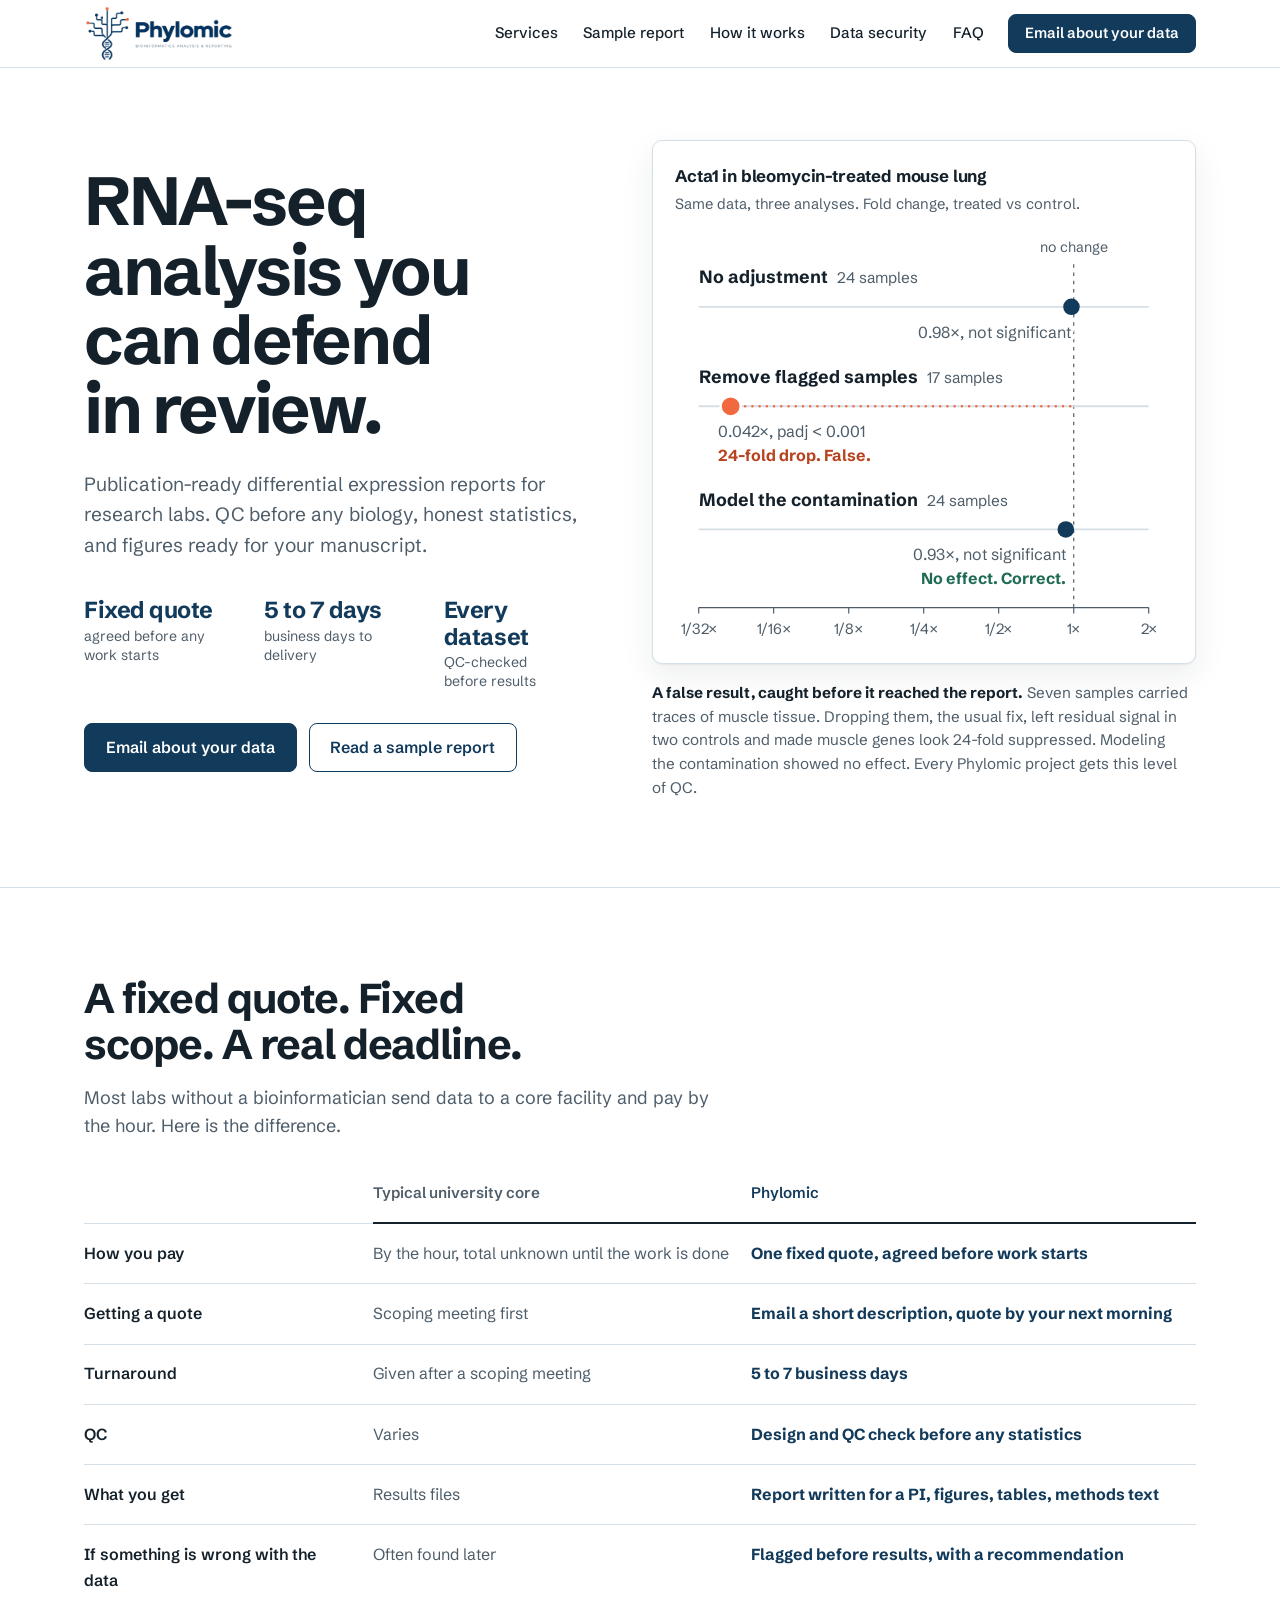
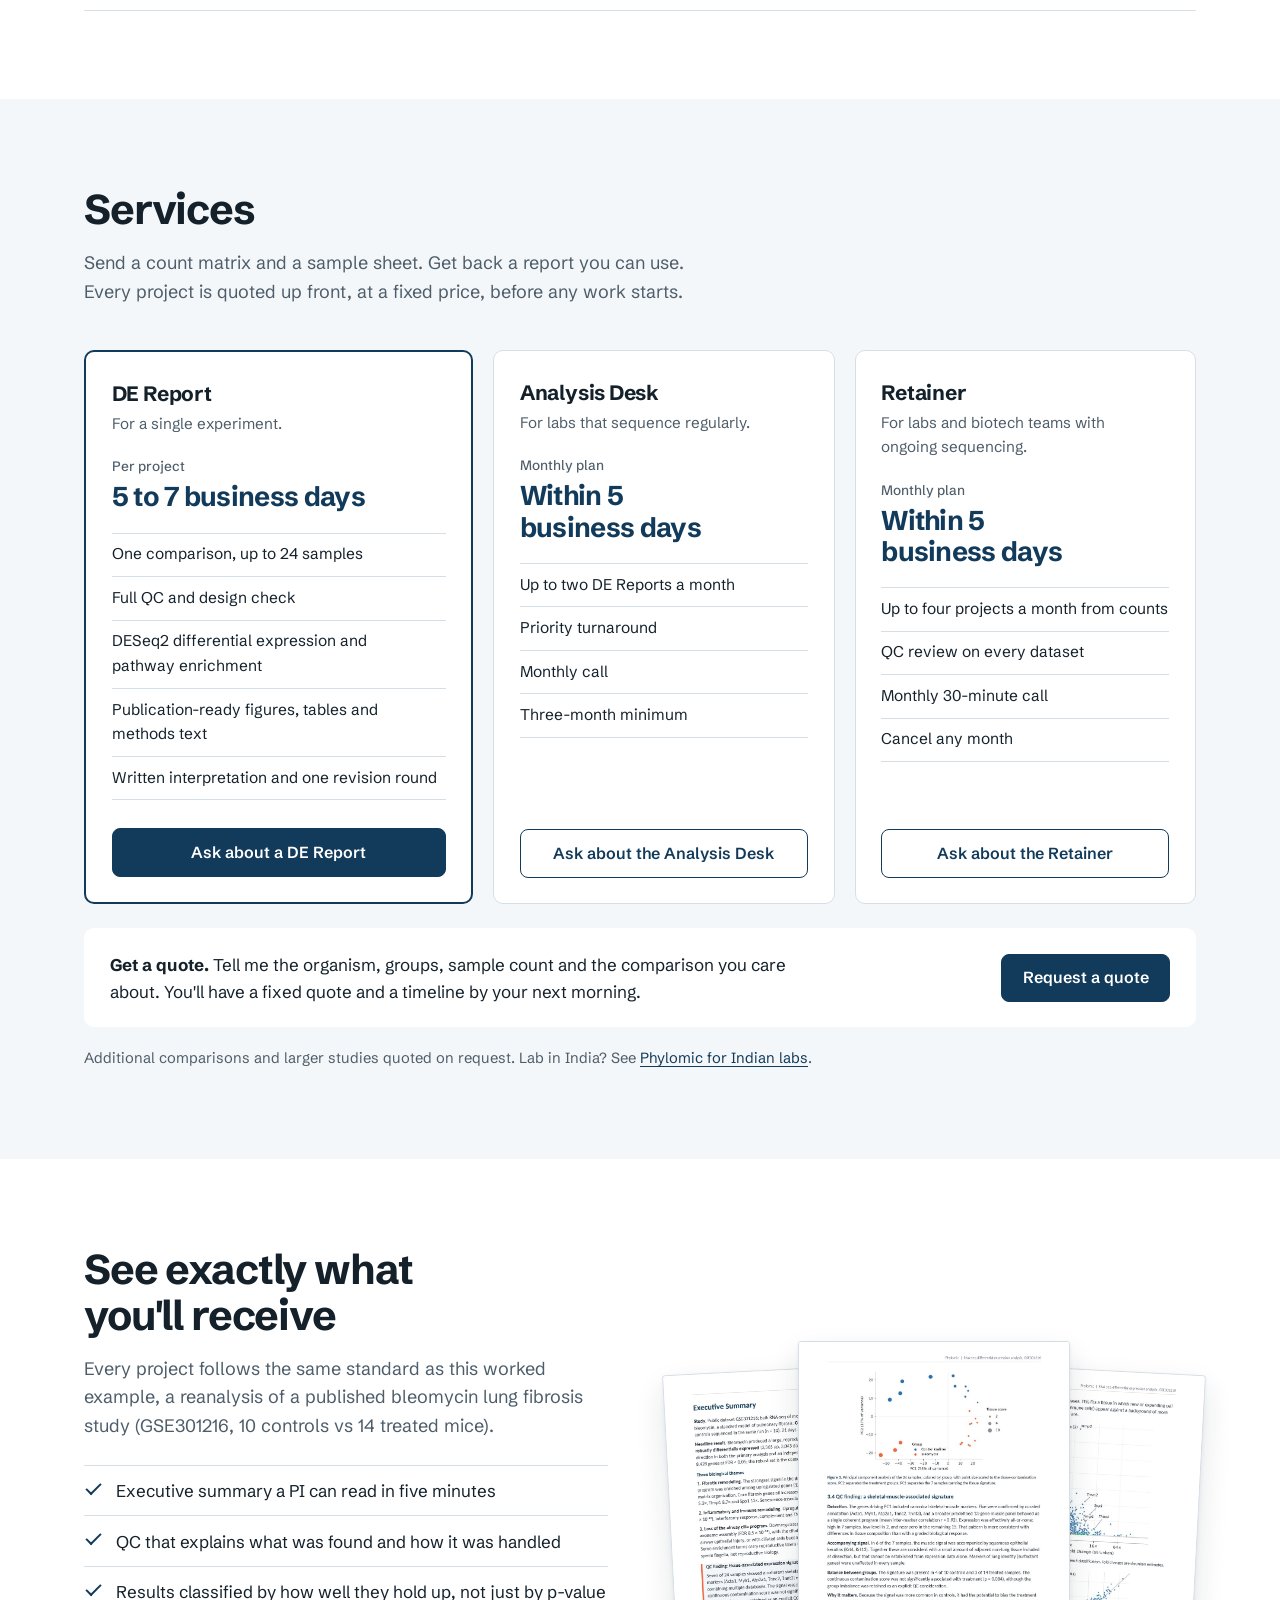
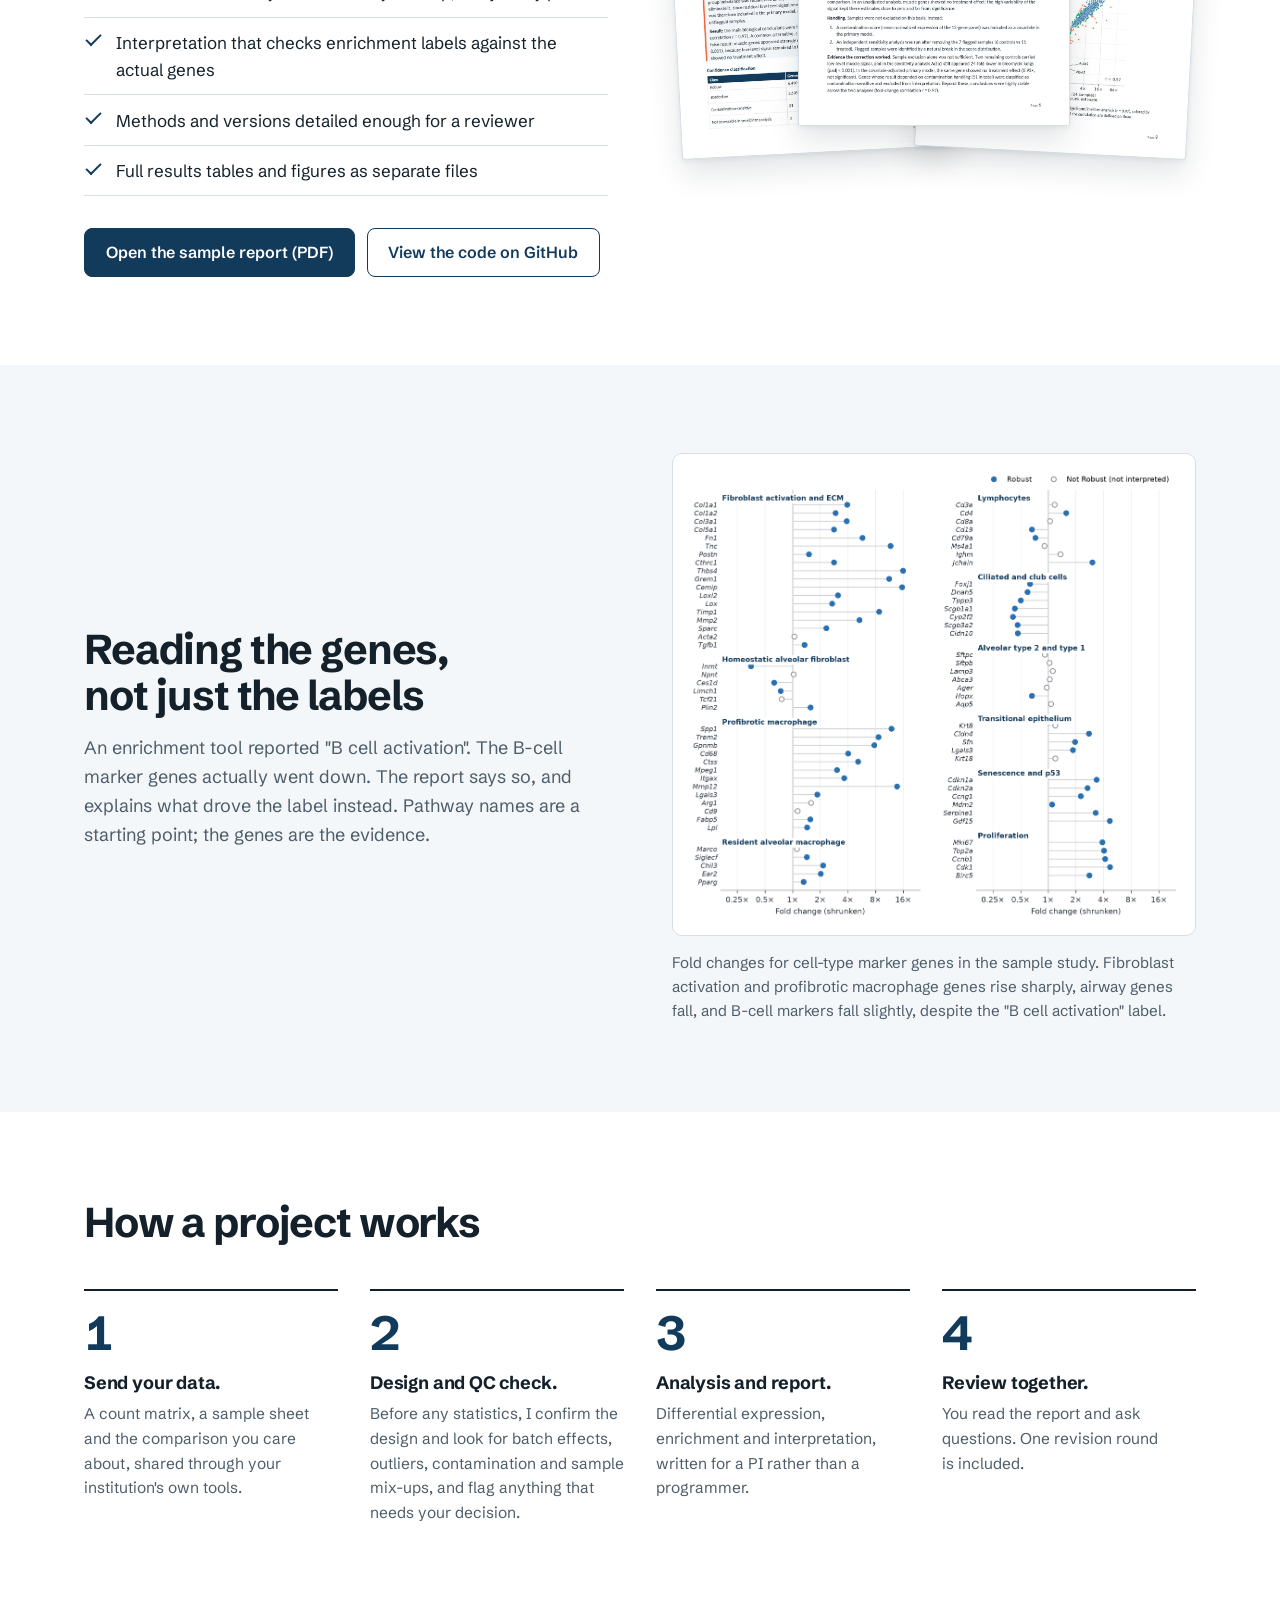
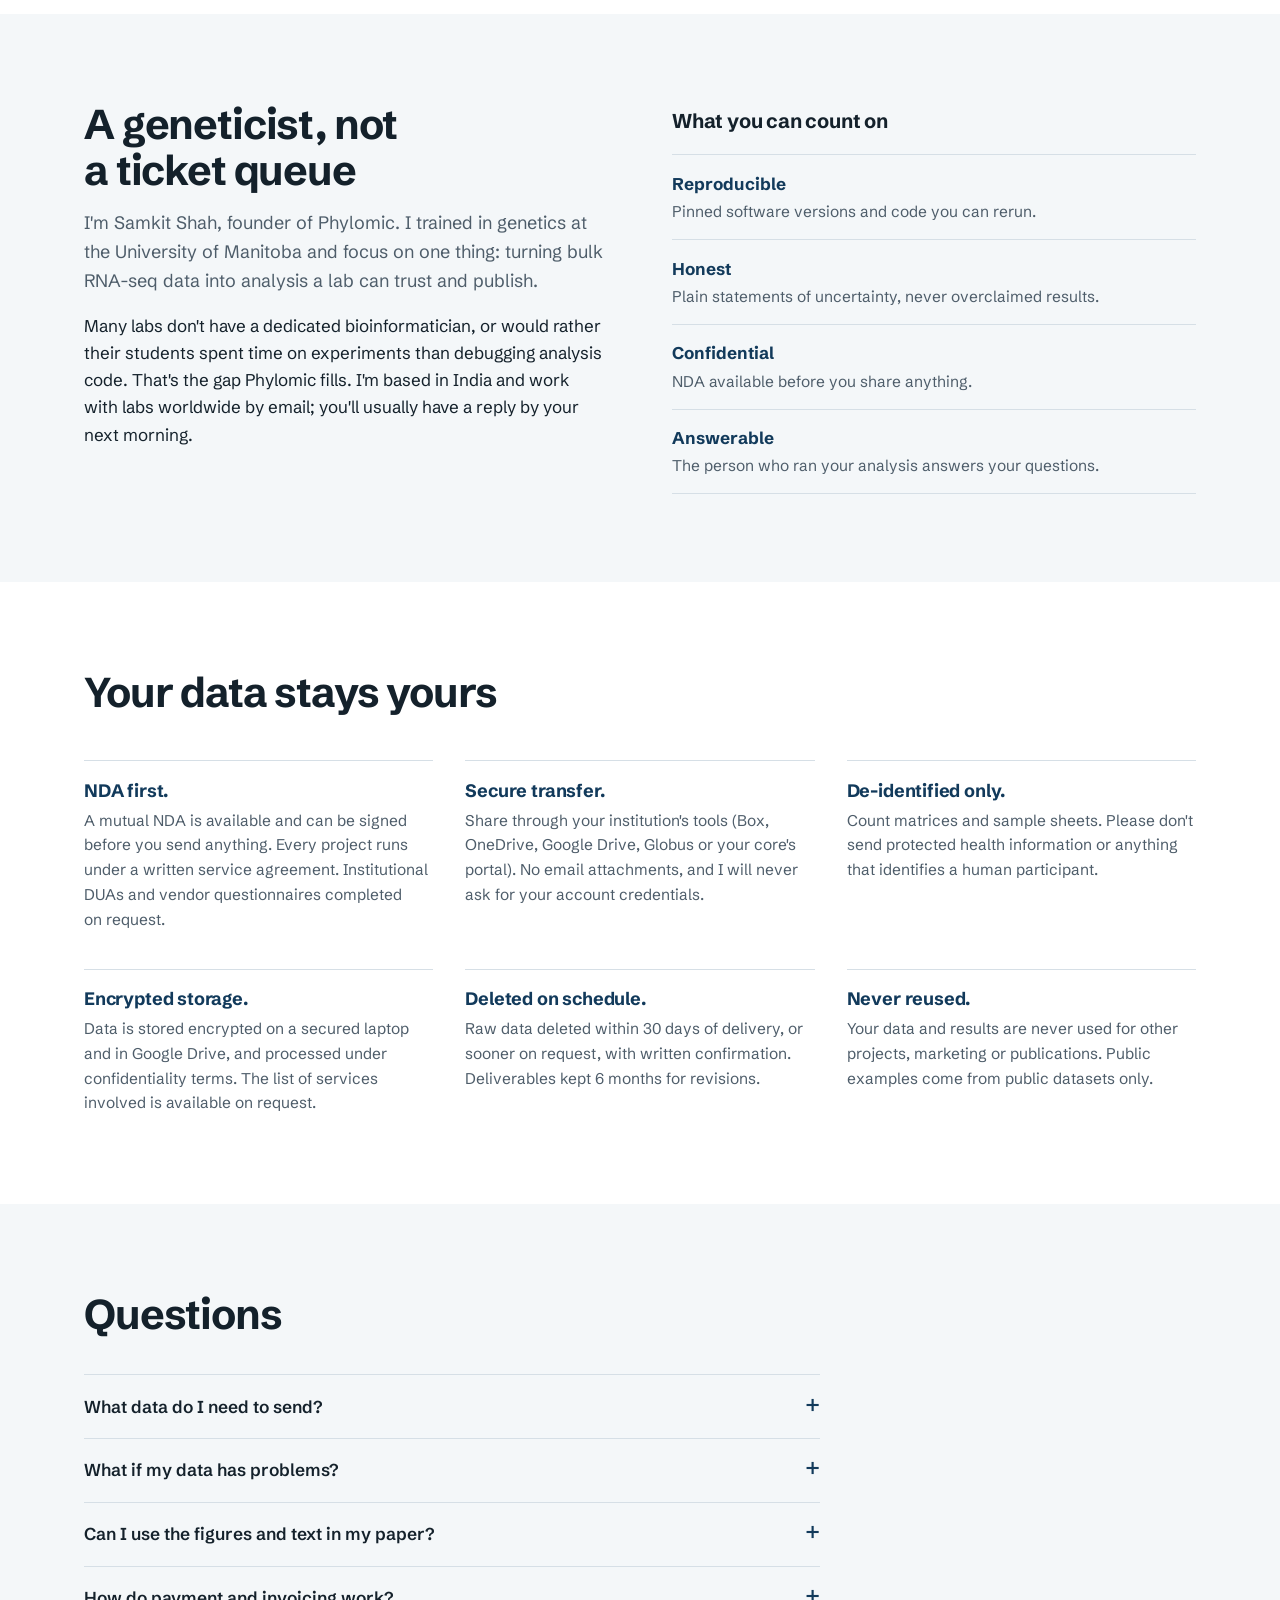
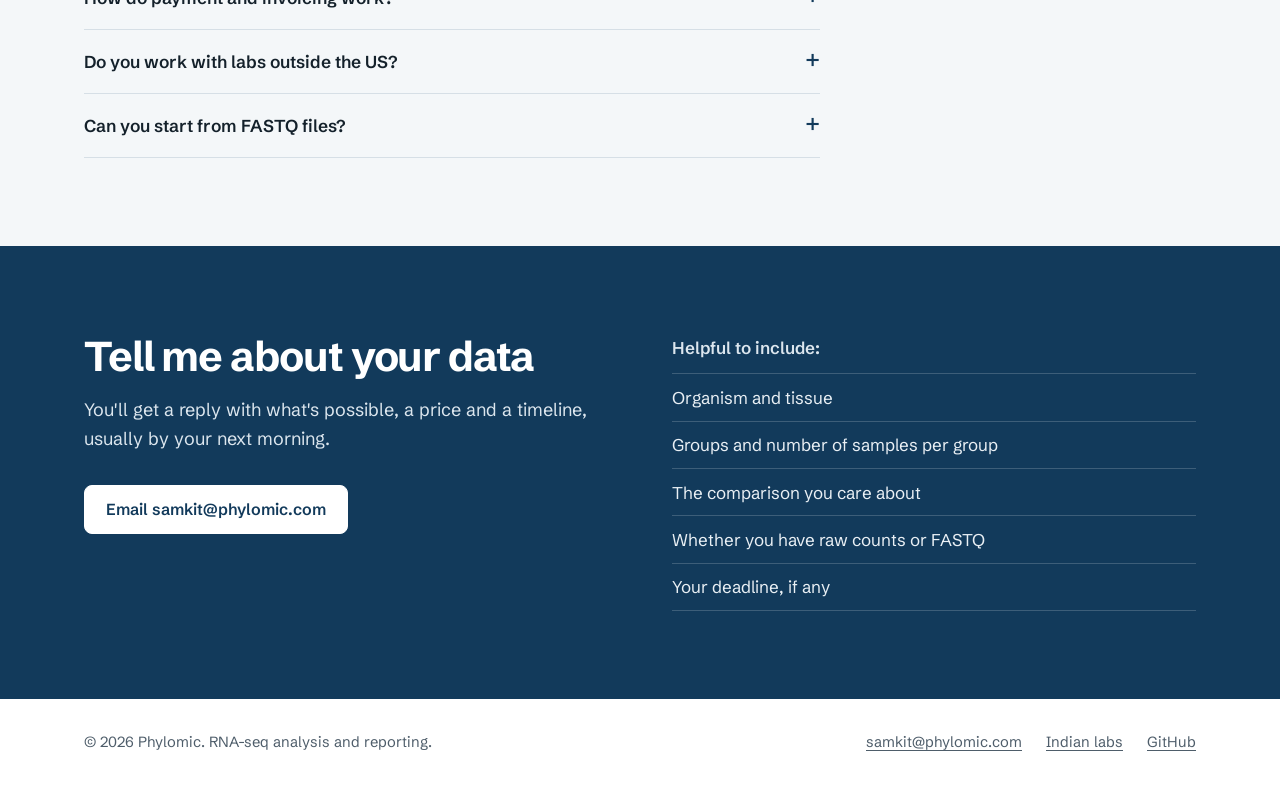
<file: index.html>
<!doctype html>
<html lang="en">
<head>
<meta charset="utf-8">
<meta name="viewport" content="width=device-width, initial-scale=1">
<title>Phylomic | Bulk RNA-seq analysis and reporting</title>
<meta name="description" content="Publication-ready bulk RNA-seq differential expression reports for research labs. Careful QC, defensible statistics and clear figures, in 5 to 7 business days.">
<link rel="canonical" href="https://phylomic.com/">
<meta property="og:title" content="Phylomic | Bulk RNA-seq analysis and reporting">
<meta property="og:description" content="Publication-ready differential expression reports for research labs, with QC you can defend in review.">
<meta property="og:type" content="website">
<meta property="og:url" content="https://phylomic.com/">
<meta property="og:site_name" content="Phylomic">
<meta property="og:image" content="https://phylomic.com/assets/report-p2.jpg">
<meta property="og:image:alt" content="Executive summary page of a Phylomic RNA-seq report.">
<meta name="twitter:card" content="summary_large_image">
<meta name="theme-color" content="#123A5B">
<link rel="icon" type="image/png" href="assets/favicon.png">
<link rel="apple-touch-icon" href="assets/apple-touch-icon.png">
<link rel="preconnect" href="https://fonts.googleapis.com">
<link rel="preconnect" href="https://fonts.gstatic.com" crossorigin>
<link rel="stylesheet" href="https://fonts.googleapis.com/css2?family=Schibsted+Grotesk:wght@400;500;600;700&amp;display=swap">
<link rel="stylesheet" href="assets/site.css">
<script type="application/ld+json">
{
  "@context": "https://schema.org",
  "@type": "ProfessionalService",
  "name": "Phylomic",
  "url": "https://phylomic.com/",
  "email": "samkit@phylomic.com",
  "logo": "https://phylomic.com/assets/phylomic-logo.png",
  "description": "Publication-ready bulk RNA-seq differential expression reports for research labs.",
  "founder": { "@type": "Person", "name": "Samkit Shah" },
  "areaServed": "Worldwide",
  "address": { "@type": "PostalAddress", "addressLocality": "Surat", "addressRegion": "Gujarat", "addressCountry": "IN" }
}
</script>
</head>
<body>
<a class="skip" href="#main">Skip to content</a>

<header class="site-header">
  <div class="wrap">
    <a class="brand" href="./" aria-label="Phylomic home"><img src="assets/phylomic-logo.png" alt="Phylomic" width="150" height="58"></a>
    <nav class="site-nav" aria-label="Main">
      <a href="#services">Services</a>
      <a href="#sample">Sample report</a>
      <a href="#process">How it works</a>
      <a href="#data-security">Data security</a>
      <a href="#faq">FAQ</a>
    </nav>
    <a class="btn btn-primary btn-small" href="mailto:samkit@phylomic.com?subject=RNA-seq%20analysis%20enquiry">Email about your data</a>
  </div>
</header>

<main id="main">

  <section class="hero" aria-labelledby="hero-title">
    <div class="wrap hero-grid">
      <div>
        <h1 id="hero-title">RNA-seq analysis you can defend in review.</h1>
        <p class="lede">Publication-ready differential expression reports for research labs. QC before any biology, honest statistics, and figures ready for your manuscript.</p>
        <ul class="facts">
          <li><strong>Fixed quote</strong><span>agreed before any work starts</span></li>
          <li><strong>5 to 7 days</strong><span>business days to delivery</span></li>
          <li><strong>Every dataset</strong><span>QC-checked before results</span></li>
        </ul>
        <div class="actions">
          <a class="btn btn-primary" href="mailto:samkit@phylomic.com?subject=RNA-seq%20analysis%20enquiry">Email about your data</a>
          <a class="btn btn-secondary" href="assets/Phylomic_GSE301216_report.pdf">Read a sample report</a>
        </div>
      </div>

      <figure class="specimen">
        <div class="specimen-panel">
          <p class="specimen-title">Acta1 in bleomycin-treated mouse lung</p>
          <p class="specimen-sub">Same data, three analyses. Fold change, treated vs control.</p>
          <div class="specimen-plot" role="img" aria-label="Acta1 fold change, treated versus control, under three analyses of the same data. No adjustment, 24 samples: 0.98 times, not significant. Remove flagged samples, 17 samples: 0.042 times, padj below 0.001, a false 24-fold drop. Model the contamination, 24 samples: 0.93 times, not significant, correctly showing no effect.">
          <svg class="fig-wide" viewBox="0 0 420 350" aria-hidden="true">
            <line class="fig-refline" x1="336.7" y1="28" x2="336.7" y2="318"/>
            <text class="fig-ref" x="336.7" y="18" text-anchor="middle">no change</text>

            <text class="fig-label" x="20" y="44">No adjustment<tspan class="fig-n" dx="8">24 samples</tspan></text>
            <line class="fig-track" x1="20" y1="64" x2="400" y2="64"/>
            <circle class="fig-dot" cx="334.8" cy="64" r="7"/>
            <text class="fig-value" x="334.8" y="90" text-anchor="end">0.98×, not significant</text>

            <text class="fig-label" x="20" y="128">Remove flagged samples<tspan class="fig-n" dx="8">17 samples</tspan></text>
            <line class="fig-track" x1="20" y1="148" x2="400" y2="148"/>
            <line class="fig-trail" x1="47" y1="148" x2="336.7" y2="148"/>
            <g class="fig-move"><circle class="fig-dot-false" cx="47" cy="148" r="8.5"/></g>
            <g class="fig-reveal">
              <text class="fig-value" x="36" y="174">0.042×, padj &lt; 0.001</text>
              <text class="fig-false" x="36" y="194">24-fold drop. False.</text>
            </g>

            <text class="fig-label" x="20" y="232">Model the contamination<tspan class="fig-n" dx="8">24 samples</tspan></text>
            <line class="fig-track" x1="20" y1="252" x2="400" y2="252"/>
            <circle class="fig-dot" cx="330" cy="252" r="7"/>
            <text class="fig-value" x="330" y="278" text-anchor="end">0.93×, not significant</text>
            <text class="fig-true" x="330" y="298" text-anchor="end">No effect. Correct.</text>

            <line class="fig-axis" x1="20" y1="318" x2="400" y2="318"/>
            <g class="fig-axis">
              <line x1="20" y1="318" x2="20" y2="323"/><line x1="83.3" y1="318" x2="83.3" y2="323"/><line x1="146.7" y1="318" x2="146.7" y2="323"/><line x1="210" y1="318" x2="210" y2="323"/><line x1="273.3" y1="318" x2="273.3" y2="323"/><line x1="336.7" y1="318" x2="336.7" y2="323"/><line x1="400" y1="318" x2="400" y2="323"/>
            </g>
            <g class="fig-tick" text-anchor="middle">
              <text x="20" y="340">1/32×</text><text x="83.3" y="340">1/16×</text><text x="146.7" y="340">1/8×</text><text x="210" y="340">1/4×</text><text x="273.3" y="340">1/2×</text><text x="336.7" y="340">1×</text><text x="400" y="340">2×</text>
            </g>
          </svg>
          <svg class="fig-narrow" viewBox="0 0 300 350" aria-hidden="true">
            <line class="fig-refline" x1="240.7" y1="28" x2="240.7" y2="318"/>
            <text class="fig-ref" x="240.7" y="18" text-anchor="middle">no change</text>

            <text class="fig-label" x="14" y="44">No adjustment<tspan class="fig-n" dx="8">24 samples</tspan></text>
            <line class="fig-track" x1="14" y1="64" x2="286" y2="64"/>
            <circle class="fig-dot" cx="239.3" cy="64" r="7"/>
            <text class="fig-value" x="239.3" y="90" text-anchor="end">0.98×, not significant</text>

            <text class="fig-label" x="14" y="128">Remove flagged samples<tspan class="fig-n" dx="8">17 samples</tspan></text>
            <line class="fig-track" x1="14" y1="148" x2="286" y2="148"/>
            <line class="fig-trail" x1="33.3" y1="148" x2="240.7" y2="148"/>
            <g class="fig-move"><circle class="fig-dot-false" cx="33.3" cy="148" r="8.5"/></g>
            <g class="fig-reveal">
              <text class="fig-value" x="14" y="174">0.042×, padj &lt; 0.001</text>
              <text class="fig-false" x="14" y="194">24-fold drop. False.</text>
            </g>

            <text class="fig-label" x="14" y="232">Model the contamination<tspan class="fig-n" dx="8">24 samples</tspan></text>
            <line class="fig-track" x1="14" y1="252" x2="286" y2="252"/>
            <circle class="fig-dot" cx="235.9" cy="252" r="7"/>
            <text class="fig-value" x="235.9" y="278" text-anchor="end">0.93×, not significant</text>
            <text class="fig-true" x="235.9" y="298" text-anchor="end">No effect. Correct.</text>

            <line class="fig-axis" x1="14" y1="318" x2="286" y2="318"/>
            <g class="fig-axis"><line x1="14.0" y1="318" x2="14.0" y2="323"/><line x1="59.3" y1="318" x2="59.3" y2="323"/><line x1="104.7" y1="318" x2="104.7" y2="323"/><line x1="150.0" y1="318" x2="150.0" y2="323"/><line x1="195.3" y1="318" x2="195.3" y2="323"/><line x1="240.7" y1="318" x2="240.7" y2="323"/><line x1="286.0" y1="318" x2="286.0" y2="323"/></g>
            <g class="fig-tick" text-anchor="middle"><text x="14.0" y="340">1/32×</text><text x="59.3" y="340">1/16×</text><text x="104.7" y="340">1/8×</text><text x="150.0" y="340">1/4×</text><text x="195.3" y="340">1/2×</text><text x="240.7" y="340">1×</text><text x="286.0" y="340">2×</text></g>
          </svg>
          </div>
        </div>
        <figcaption><strong>A false result, caught before it reached the report.</strong> Seven samples carried traces of muscle tissue. Dropping them, the usual fix, left residual signal in two controls and made muscle genes look 24-fold suppressed. Modeling the contamination showed no effect. Every Phylomic project gets this level of QC.</figcaption>
      </figure>
    </div>
  </section>

  <section class="band band-ruled" aria-labelledby="compare-title">
    <div class="wrap">
      <h2 id="compare-title">A fixed quote. Fixed scope. A real deadline.</h2>
      <p class="intro">Most labs without a bioinformatician send data to a core facility and pay by the hour. Here is the difference.</p>
      <table class="compare">
        <thead>
          <tr><td></td><th scope="col">Typical university core</th><th scope="col" class="us">Phylomic</th></tr>
        </thead>
        <tbody>
          <tr><th scope="row">How you pay</th><td class="them" data-label="Typical core">By the hour, total unknown until the work is done</td><td class="us" data-label="Phylomic">One fixed quote, agreed before work starts</td></tr>
          <tr><th scope="row">Getting a quote</th><td class="them" data-label="Typical core">Scoping meeting first</td><td class="us" data-label="Phylomic">Email a short description, quote by your next morning</td></tr>
          <tr><th scope="row">Turnaround</th><td class="them" data-label="Typical core">Given after a scoping meeting</td><td class="us" data-label="Phylomic">5 to 7 business days</td></tr>
          <tr><th scope="row">QC</th><td class="them" data-label="Typical core">Varies</td><td class="us" data-label="Phylomic">Design and QC check before any statistics</td></tr>
          <tr><th scope="row">What you get</th><td class="them" data-label="Typical core">Results files</td><td class="us" data-label="Phylomic">Report written for a PI, figures, tables, methods text</td></tr>
          <tr><th scope="row">If something is wrong with the data</th><td class="them" data-label="Typical core">Often found later</td><td class="us" data-label="Phylomic">Flagged before results, with a recommendation</td></tr>
        </tbody>
      </table>
    </div>
  </section>

  <section id="services" class="band band-mist" aria-labelledby="services-title">
    <div class="wrap">
      <h2 id="services-title">Services</h2>
      <p class="intro">Send a count matrix and a sample sheet. Get back a report you can use. Every project is quoted up front, at a fixed price, before any work starts.</p>
      <div class="plans">
        <article class="plan plan-main">
          <h3>DE Report</h3>
          <p class="plan-for">For a single experiment.</p>
          <p class="plan-kind">Per project</p>
          <p class="plan-lead">5 to 7 business days</p>
          <ul>
            <li>One comparison, up to 24 samples</li>
            <li>Full QC and design check</li>
            <li>DESeq2 differential expression and pathway enrichment</li>
            <li>Publication-ready figures, tables and methods text</li>
            <li>Written interpretation and one revision round</li>
          </ul>
          <a class="btn btn-primary" href="mailto:samkit@phylomic.com?subject=DE%20Report%20enquiry">Ask about a DE Report</a>
        </article>
        <article class="plan">
          <h3>Analysis Desk</h3>
          <p class="plan-for">For labs that sequence regularly.</p>
          <p class="plan-kind">Monthly plan</p>
          <p class="plan-lead">Within 5 business days</p>
          <ul>
            <li>Up to two DE Reports a month</li>
            <li>Priority turnaround</li>
            <li>Monthly call</li>
            <li>Three-month minimum</li>
          </ul>
          <a class="btn btn-secondary" href="mailto:samkit@phylomic.com?subject=Analysis%20Desk%20enquiry">Ask about the Analysis Desk</a>
        </article>
        <article class="plan">
          <h3>Retainer</h3>
          <p class="plan-for">For labs and biotech teams with ongoing sequencing.</p>
          <p class="plan-kind">Monthly plan</p>
          <p class="plan-lead">Within 5 business days</p>
          <ul>
            <li>Up to four projects a month from counts</li>
            <li>QC review on every dataset</li>
            <li>Monthly 30-minute call</li>
            <li>Cancel any month</li>
          </ul>
          <a class="btn btn-secondary" href="mailto:samkit@phylomic.com?subject=Retainer%20enquiry">Ask about the Retainer</a>
        </article>
      </div>
      <div class="quote">
        <p><strong>Get a quote.</strong> Tell me the organism, groups, sample count and the comparison you care about. You'll have a fixed quote and a timeline by your next morning.</p>
        <a class="btn btn-primary" href="mailto:samkit@phylomic.com?subject=Quote%20request">Request a quote</a>
      </div>
      <p class="fineprint">Additional comparisons and larger studies quoted on request. Lab in India? See <a href="india/">Phylomic for Indian labs</a>.</p>
    </div>
  </section>

  <section id="sample" class="band" aria-labelledby="sample-title">
    <div class="wrap split">
      <div>
        <h2 id="sample-title">See exactly what you'll receive</h2>
        <p class="intro">Every project follows the same standard as this worked example, a reanalysis of a published bleomycin lung fibrosis study (GSE301216, 10 controls vs 14 treated mice).</p>
        <ul class="checklist">
          <li>Executive summary a PI can read in five minutes</li>
          <li>QC that explains what was found and how it was handled</li>
          <li>Results classified by how well they hold up, not just by <span class="nowrap">p-value</span></li>
          <li>Interpretation that checks enrichment labels against the actual genes</li>
          <li>Methods and versions detailed enough for a reviewer</li>
          <li>Full results tables and figures as separate files</li>
        </ul>
        <div class="actions">
          <a class="btn btn-primary" href="assets/Phylomic_GSE301216_report.pdf">Open the sample report (PDF)</a>
          <a class="btn btn-secondary" href="https://github.com/Phylomic/phylomic-rnaseq-flagship">View the code on GitHub</a>
        </div>
      </div>
      <div class="pages">
        <a class="page page-1" href="assets/Phylomic_GSE301216_report.pdf"><img src="assets/report-p2.jpg" alt="Executive summary page" width="909" height="1286" loading="lazy"></a>
        <a class="page page-3" href="assets/Phylomic_GSE301216_report.pdf"><img src="assets/report-p9.jpg" alt="Volcano plot page" width="909" height="1286" loading="lazy"></a>
        <a class="page page-2" href="assets/Phylomic_GSE301216_report.pdf"><img src="assets/report-p6.jpg" alt="QC finding page" width="909" height="1286" loading="lazy"></a>
      </div>
    </div>
  </section>

  <section class="band band-mist" aria-labelledby="genes-title">
    <div class="wrap split">
      <div>
        <h2 id="genes-title">Reading the genes, not just the labels</h2>
        <p class="intro">An enrichment tool reported "B cell activation". The B-cell marker genes actually went down. The report says so, and explains what drove the label instead. Pathway names are a starting point; the genes are the evidence.</p>
      </div>
      <figure class="panel-fig">
        <div class="frame">
          <img src="assets/fig09_marker_panels.png" alt="Fold changes for cell-type marker genes in bleomycin lungs: fibroblast activation and profibrotic macrophage genes increase strongly, airway cilia and club-cell genes decrease, B-cell markers decrease slightly and Acta2 is unchanged." width="2114" height="1939" loading="lazy">
        </div>
        <figcaption>Fold changes for cell-type marker genes in the sample study. Fibroblast activation and profibrotic macrophage genes rise sharply, airway genes fall, and B-cell markers fall slightly, despite the "B cell activation" label.</figcaption>
      </figure>
    </div>
  </section>

  <section id="process" class="band" aria-labelledby="process-title">
    <div class="wrap">
      <h2 id="process-title">How a project works</h2>
      <ol class="steps">
        <li><h3>Send your data.</h3><p>A count matrix, a sample sheet and the comparison you care about, shared through your institution's own tools.</p></li>
        <li><h3>Design and QC check.</h3><p>Before any statistics, I confirm the design and look for batch effects, outliers, contamination and sample mix-ups, and flag anything that needs your decision.</p></li>
        <li><h3>Analysis and report.</h3><p>Differential expression, enrichment and interpretation, written for a PI rather than a programmer.</p></li>
        <li><h3>Review together.</h3><p>You read the report and ask questions. One revision round is included.</p></li>
      </ol>
    </div>
  </section>

  <section id="about" class="band band-mist" aria-labelledby="about-title">
    <div class="wrap split split-top">
      <div>
        <h2 id="about-title">A geneticist, not a ticket queue</h2>
        <p class="intro">I'm Samkit Shah, founder of Phylomic. I trained in genetics at the University of Manitoba and focus on one thing: turning bulk RNA-seq data into analysis a lab can trust and publish.</p>
        <p>Many labs don't have a dedicated bioinformatician, or would rather their students spent time on experiments than debugging analysis code. That's the gap Phylomic fills. I'm based in India and work with labs worldwide by email; you'll usually have a reply by your next morning.</p>
      </div>
      <div>
        <h3 class="subhead">What you can count on</h3>
        <ul class="values">
          <li><strong>Reproducible</strong><span>Pinned software versions and code you can rerun.</span></li>
          <li><strong>Honest</strong><span>Plain statements of uncertainty, never overclaimed results.</span></li>
          <li><strong>Confidential</strong><span>NDA available before you share anything.</span></li>
          <li><strong>Answerable</strong><span>The person who ran your analysis answers your questions.</span></li>
        </ul>
      </div>
    </div>
  </section>

  <section id="data-security" class="band" aria-labelledby="security-title">
    <div class="wrap">
      <h2 id="security-title">Your data stays yours</h2>
      <div class="grid-3">
        <div><h3>NDA first.</h3><p>A mutual NDA is available and can be signed before you send anything. Every project runs under a written service agreement. Institutional DUAs and vendor questionnaires completed on request.</p></div>
        <div><h3>Secure transfer.</h3><p>Share through your institution's tools (Box, OneDrive, Google Drive, Globus or your core's portal). No email attachments, and I will never ask for your account credentials.</p></div>
        <div><h3>De-identified only.</h3><p>Count matrices and sample sheets. Please don't send protected health information or anything that identifies a human participant.</p></div>
        <div><h3>Encrypted storage.</h3><p>Data is stored encrypted on a secured laptop and in Google Drive, and processed under confidentiality terms. The list of services involved is available on request.</p></div>
        <div><h3>Deleted on schedule.</h3><p>Raw data deleted within 30 days of delivery, or sooner on request, with written confirmation. Deliverables kept 6 months for revisions.</p></div>
        <div><h3>Never reused.</h3><p>Your data and results are never used for other projects, marketing or publications. Public examples come from public datasets only.</p></div>
      </div>
    </div>
  </section>

  <section id="faq" class="band band-mist" aria-labelledby="faq-title">
    <div class="wrap">
      <h2 id="faq-title">Questions</h2>
      <div class="faq">
        <details>
          <summary>What data do I need to send?</summary>
          <p>A gene-level count matrix of raw counts, not normalized values, and a sample sheet with each sample's group and any batch or sex information. If you're unsure what you have, send a description and I'll tell you.</p>
        </details>
        <details>
          <summary>What if my data has problems?</summary>
          <p>You'll hear about them before any results are reported, with a clear explanation and a recommendation. Finding problems early is part of the service.</p>
        </details>
        <details>
          <summary>Can I use the figures and text in my paper?</summary>
          <p>Yes. The figures, tables and methods text are yours to use in manuscripts, grants and talks.</p>
        </details>
        <details>
          <summary>How do payment and invoicing work?</summary>
          <p>You get a fixed quote before any work starts. Invoices are in USD. Larger projects are billed 50% upfront, with the balance due within 14 days of delivery. Monthly plans are billed monthly in advance.</p>
        </details>
        <details>
          <summary>Do you work with labs outside the US?</summary>
          <p>Yes. Phylomic is based in India and works with labs internationally by email and shared files. Labs in India can see <a href="india/">Phylomic for Indian labs</a>.</p>
        </details>
        <details>
          <summary>Can you start from FASTQ files?</summary>
          <p>Reports start from a gene-level count matrix. If you only have FASTQ files, email me and I'll tell you the best route.</p>
        </details>
      </div>
    </div>
  </section>

  <section id="contact" class="band band-navy" aria-labelledby="contact-title">
    <div class="wrap split split-top">
      <div>
        <h2 id="contact-title">Tell me about your data</h2>
        <p class="intro">You'll get a reply with what's possible, a price and a timeline, usually by your next morning.</p>
        <div class="actions">
          <a class="btn btn-primary" href="mailto:samkit@phylomic.com?subject=RNA-seq%20analysis%20enquiry">Email samkit@phylomic.com</a>
        </div>
      </div>
      <div>
        <p class="contact-label">Helpful to include:</p>
        <ul class="contact-list">
          <li>Organism and tissue</li>
          <li>Groups and number of samples per group</li>
          <li>The comparison you care about</li>
          <li>Whether you have raw counts or FASTQ</li>
          <li>Your deadline, if any</li>
        </ul>
      </div>
    </div>
  </section>

</main>

<footer class="site-footer">
  <div class="wrap">
    <p>&copy; 2026 Phylomic. RNA-seq analysis and reporting.</p>
    <nav aria-label="Footer">
      <a href="mailto:samkit@phylomic.com">samkit@phylomic.com</a>
      <a href="india/">Indian labs</a>
      <a href="https://github.com/Phylomic">GitHub</a>
    </nav>
  </div>
</footer>

</body>
</html>
</file>
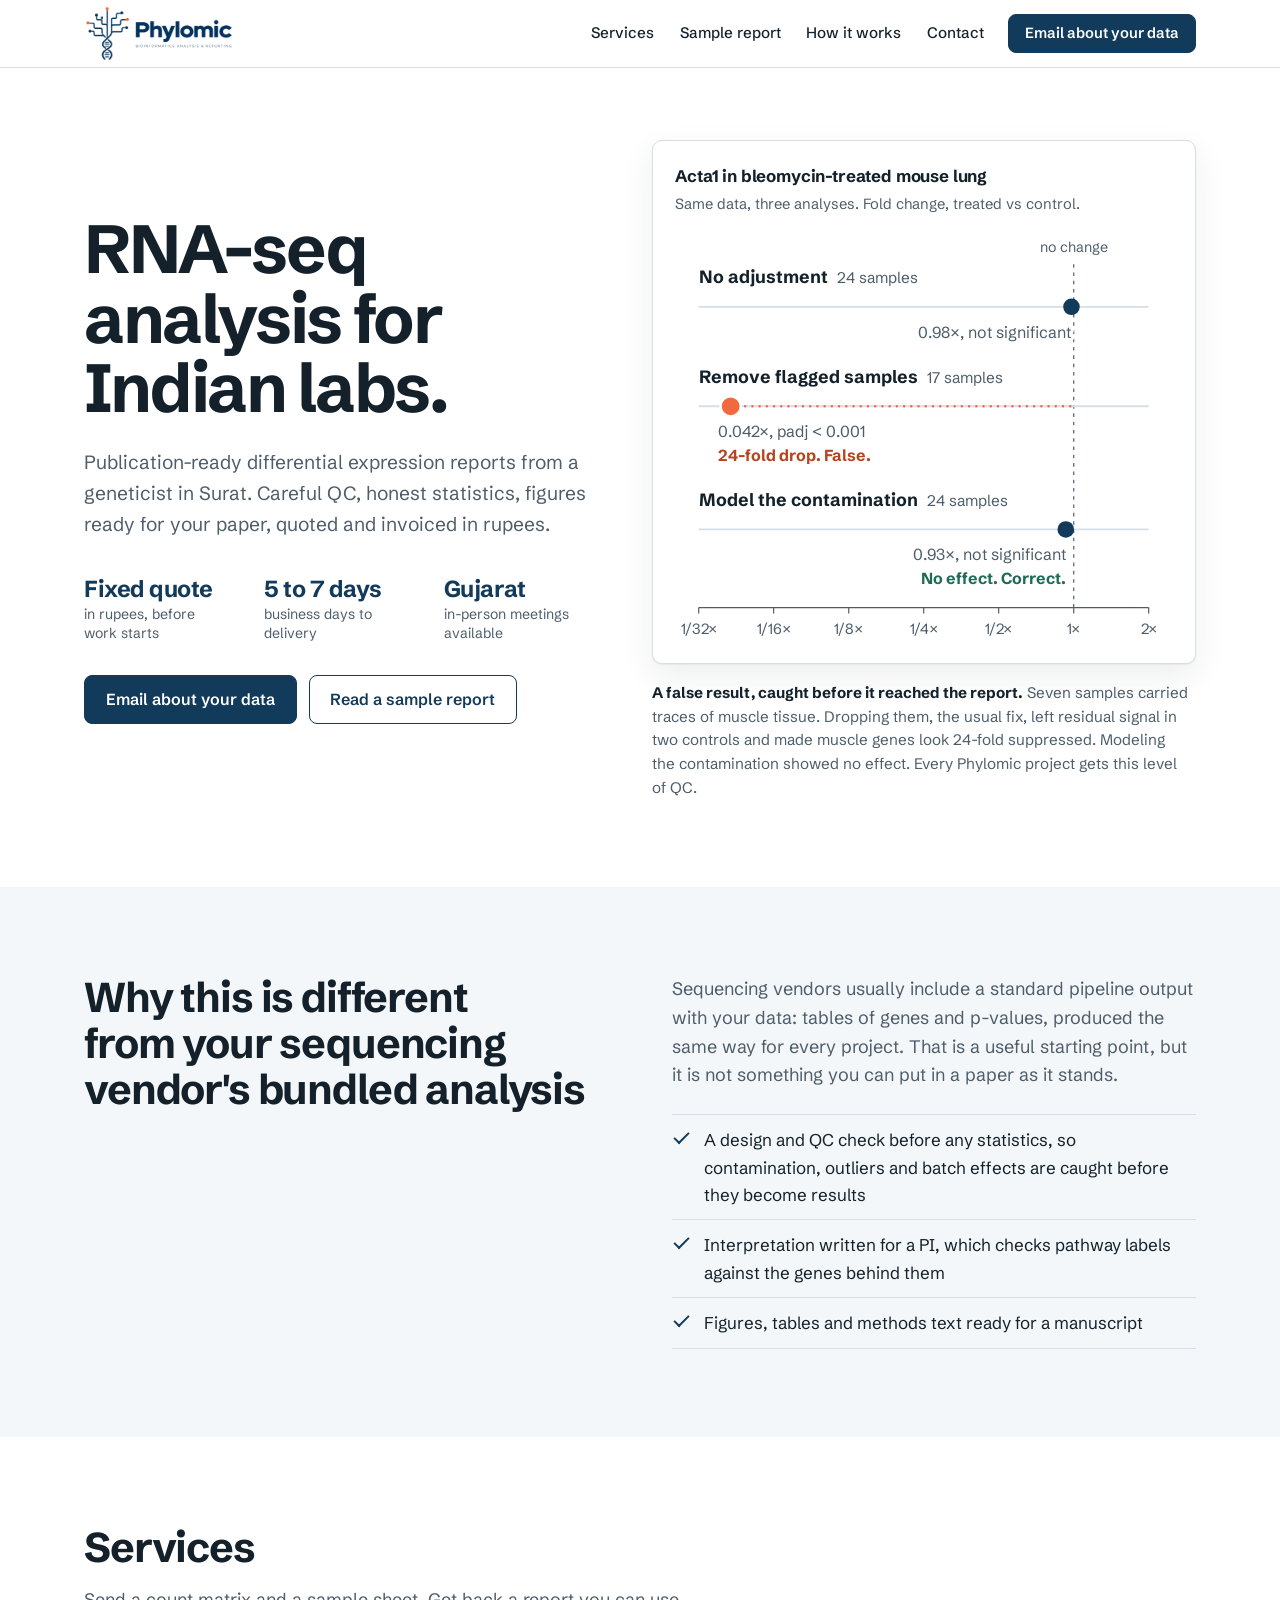
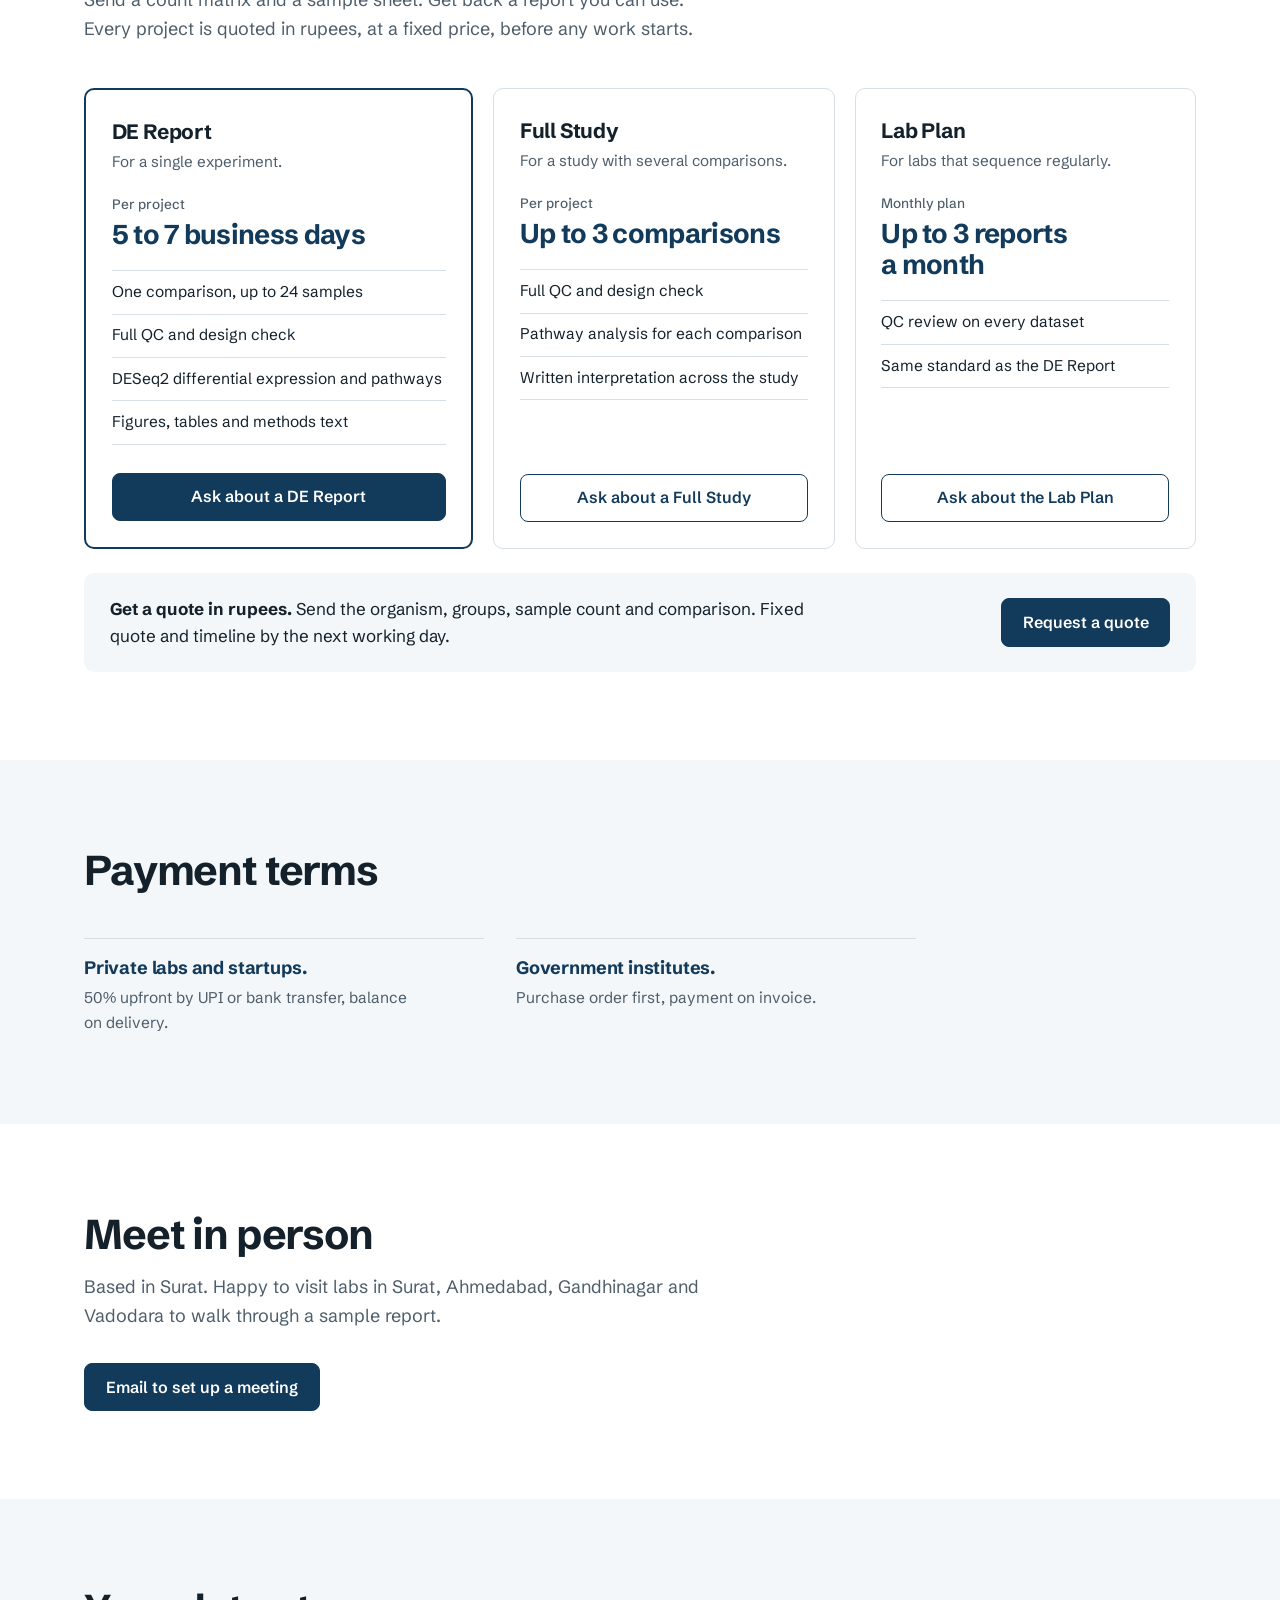
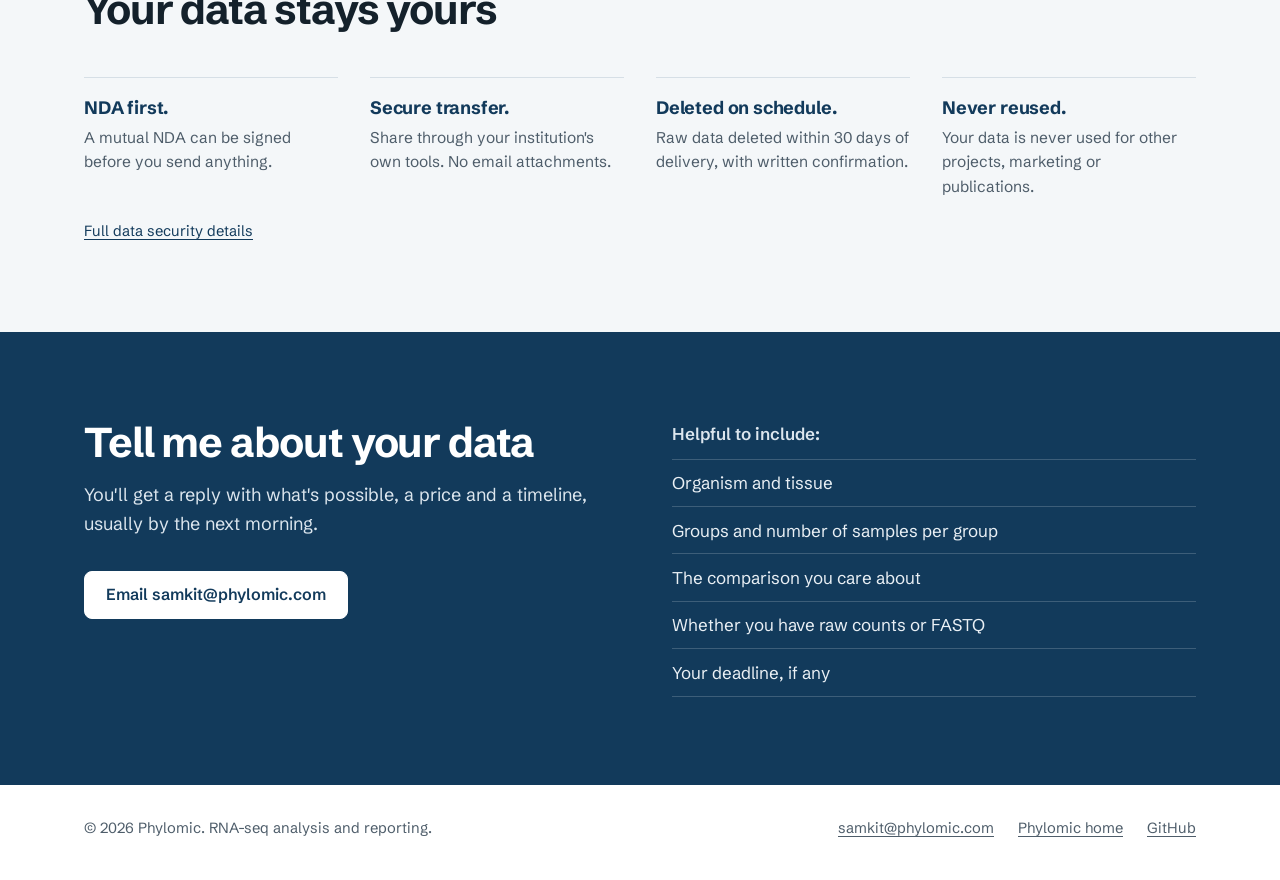
<file: india/index.html>
<!doctype html>
<html lang="en-IN">
<head>
<meta charset="utf-8">
<meta name="viewport" content="width=device-width, initial-scale=1">
<title>Phylomic India | RNA-seq analysis for Indian labs</title>
<meta name="description" content="Publication-ready RNA-seq differential expression reports for Indian research labs, quoted in rupees. Careful QC, honest statistics, and in-person meetings in Gujarat.">
<link rel="canonical" href="https://phylomic.com/india/">
<meta property="og:title" content="Phylomic India | RNA-seq analysis for Indian labs">
<meta property="og:description" content="Publication-ready differential expression reports for Indian labs, quoted in rupees.">
<meta property="og:type" content="website">
<meta property="og:url" content="https://phylomic.com/india/">
<meta property="og:site_name" content="Phylomic">
<meta property="og:image" content="https://phylomic.com/assets/report-p2.jpg">
<meta property="og:image:alt" content="Executive summary page of a Phylomic RNA-seq report.">
<meta name="twitter:card" content="summary_large_image">
<meta name="theme-color" content="#123A5B">
<link rel="icon" type="image/png" href="../assets/favicon.png">
<link rel="apple-touch-icon" href="../assets/apple-touch-icon.png">
<link rel="preconnect" href="https://fonts.googleapis.com">
<link rel="preconnect" href="https://fonts.gstatic.com" crossorigin>
<link rel="stylesheet" href="https://fonts.googleapis.com/css2?family=Schibsted+Grotesk:wght@400;500;600;700&amp;display=swap">
<link rel="stylesheet" href="../assets/site.css">
</head>
<body>
<a class="skip" href="#main">Skip to content</a>

<header class="site-header">
  <div class="wrap">
    <a class="brand" href="../" aria-label="Phylomic home"><img src="../assets/phylomic-logo.png" alt="Phylomic" width="150" height="58"></a>
    <nav class="site-nav" aria-label="Main">
      <a href="#services">Services</a>
      <a href="../#sample">Sample report</a>
      <a href="../#process">How it works</a>
      <a href="#contact">Contact</a>
    </nav>
    <a class="btn btn-primary btn-small" href="mailto:samkit@phylomic.com?subject=RNA-seq%20analysis%20enquiry%20(India)">Email about your data</a>
  </div>
</header>

<main id="main">

  <section class="hero" aria-labelledby="hero-title">
    <div class="wrap hero-grid">
      <div>
        <h1 id="hero-title">RNA-seq analysis for Indian labs.</h1>
        <p class="lede">Publication-ready differential expression reports from a geneticist in Surat. Careful QC, honest statistics, figures ready for your paper, quoted and invoiced in rupees.</p>
        <ul class="facts">
          <li><strong>Fixed quote</strong><span>in rupees, before work starts</span></li>
          <li><strong>5 to 7 days</strong><span>business days to delivery</span></li>
          <li><strong>Gujarat</strong><span>in-person meetings available</span></li>
        </ul>
        <div class="actions">
          <a class="btn btn-primary" href="mailto:samkit@phylomic.com?subject=RNA-seq%20analysis%20enquiry%20(India)">Email about your data</a>
          <a class="btn btn-secondary" href="../assets/Phylomic_GSE301216_report.pdf">Read a sample report</a>
        </div>
      </div>

      <figure class="specimen">
        <div class="specimen-panel">
          <p class="specimen-title">Acta1 in bleomycin-treated mouse lung</p>
          <p class="specimen-sub">Same data, three analyses. Fold change, treated vs control.</p>
          <div class="specimen-plot" role="img" aria-label="Acta1 fold change, treated versus control, under three analyses of the same data. No adjustment, 24 samples: 0.98 times, not significant. Remove flagged samples, 17 samples: 0.042 times, padj below 0.001, a false 24-fold drop. Model the contamination, 24 samples: 0.93 times, not significant, correctly showing no effect.">
          <svg class="fig-wide" viewBox="0 0 420 350" aria-hidden="true">
            <line class="fig-refline" x1="336.7" y1="28" x2="336.7" y2="318"/>
            <text class="fig-ref" x="336.7" y="18" text-anchor="middle">no change</text>

            <text class="fig-label" x="20" y="44">No adjustment<tspan class="fig-n" dx="8">24 samples</tspan></text>
            <line class="fig-track" x1="20" y1="64" x2="400" y2="64"/>
            <circle class="fig-dot" cx="334.8" cy="64" r="7"/>
            <text class="fig-value" x="334.8" y="90" text-anchor="end">0.98×, not significant</text>

            <text class="fig-label" x="20" y="128">Remove flagged samples<tspan class="fig-n" dx="8">17 samples</tspan></text>
            <line class="fig-track" x1="20" y1="148" x2="400" y2="148"/>
            <line class="fig-trail" x1="47" y1="148" x2="336.7" y2="148"/>
            <g class="fig-move"><circle class="fig-dot-false" cx="47" cy="148" r="8.5"/></g>
            <g class="fig-reveal">
              <text class="fig-value" x="36" y="174">0.042×, padj &lt; 0.001</text>
              <text class="fig-false" x="36" y="194">24-fold drop. False.</text>
            </g>

            <text class="fig-label" x="20" y="232">Model the contamination<tspan class="fig-n" dx="8">24 samples</tspan></text>
            <line class="fig-track" x1="20" y1="252" x2="400" y2="252"/>
            <circle class="fig-dot" cx="330" cy="252" r="7"/>
            <text class="fig-value" x="330" y="278" text-anchor="end">0.93×, not significant</text>
            <text class="fig-true" x="330" y="298" text-anchor="end">No effect. Correct.</text>

            <line class="fig-axis" x1="20" y1="318" x2="400" y2="318"/>
            <g class="fig-axis">
              <line x1="20" y1="318" x2="20" y2="323"/><line x1="83.3" y1="318" x2="83.3" y2="323"/><line x1="146.7" y1="318" x2="146.7" y2="323"/><line x1="210" y1="318" x2="210" y2="323"/><line x1="273.3" y1="318" x2="273.3" y2="323"/><line x1="336.7" y1="318" x2="336.7" y2="323"/><line x1="400" y1="318" x2="400" y2="323"/>
            </g>
            <g class="fig-tick" text-anchor="middle">
              <text x="20" y="340">1/32×</text><text x="83.3" y="340">1/16×</text><text x="146.7" y="340">1/8×</text><text x="210" y="340">1/4×</text><text x="273.3" y="340">1/2×</text><text x="336.7" y="340">1×</text><text x="400" y="340">2×</text>
            </g>
          </svg>
          <svg class="fig-narrow" viewBox="0 0 300 350" aria-hidden="true">
            <line class="fig-refline" x1="240.7" y1="28" x2="240.7" y2="318"/>
            <text class="fig-ref" x="240.7" y="18" text-anchor="middle">no change</text>

            <text class="fig-label" x="14" y="44">No adjustment<tspan class="fig-n" dx="8">24 samples</tspan></text>
            <line class="fig-track" x1="14" y1="64" x2="286" y2="64"/>
            <circle class="fig-dot" cx="239.3" cy="64" r="7"/>
            <text class="fig-value" x="239.3" y="90" text-anchor="end">0.98×, not significant</text>

            <text class="fig-label" x="14" y="128">Remove flagged samples<tspan class="fig-n" dx="8">17 samples</tspan></text>
            <line class="fig-track" x1="14" y1="148" x2="286" y2="148"/>
            <line class="fig-trail" x1="33.3" y1="148" x2="240.7" y2="148"/>
            <g class="fig-move"><circle class="fig-dot-false" cx="33.3" cy="148" r="8.5"/></g>
            <g class="fig-reveal">
              <text class="fig-value" x="14" y="174">0.042×, padj &lt; 0.001</text>
              <text class="fig-false" x="14" y="194">24-fold drop. False.</text>
            </g>

            <text class="fig-label" x="14" y="232">Model the contamination<tspan class="fig-n" dx="8">24 samples</tspan></text>
            <line class="fig-track" x1="14" y1="252" x2="286" y2="252"/>
            <circle class="fig-dot" cx="235.9" cy="252" r="7"/>
            <text class="fig-value" x="235.9" y="278" text-anchor="end">0.93×, not significant</text>
            <text class="fig-true" x="235.9" y="298" text-anchor="end">No effect. Correct.</text>

            <line class="fig-axis" x1="14" y1="318" x2="286" y2="318"/>
            <g class="fig-axis"><line x1="14.0" y1="318" x2="14.0" y2="323"/><line x1="59.3" y1="318" x2="59.3" y2="323"/><line x1="104.7" y1="318" x2="104.7" y2="323"/><line x1="150.0" y1="318" x2="150.0" y2="323"/><line x1="195.3" y1="318" x2="195.3" y2="323"/><line x1="240.7" y1="318" x2="240.7" y2="323"/><line x1="286.0" y1="318" x2="286.0" y2="323"/></g>
            <g class="fig-tick" text-anchor="middle"><text x="14.0" y="340">1/32×</text><text x="59.3" y="340">1/16×</text><text x="104.7" y="340">1/8×</text><text x="150.0" y="340">1/4×</text><text x="195.3" y="340">1/2×</text><text x="240.7" y="340">1×</text><text x="286.0" y="340">2×</text></g>
          </svg>
          </div>
        </div>
        <figcaption><strong>A false result, caught before it reached the report.</strong> Seven samples carried traces of muscle tissue. Dropping them, the usual fix, left residual signal in two controls and made muscle genes look 24-fold suppressed. Modeling the contamination showed no effect. Every Phylomic project gets this level of QC.</figcaption>
      </figure>
    </div>
  </section>

  <section class="band band-mist" aria-labelledby="different-title">
    <div class="wrap split split-top">
      <div>
        <h2 id="different-title">Why this is different from your sequencing vendor's bundled analysis</h2>
      </div>
      <div>
        <p class="intro intro-flush">Sequencing vendors usually include a standard pipeline output with your data: tables of genes and p-values, produced the same way for every project. That is a useful starting point, but it is not something you can put in a paper as it stands.</p>
        <ul class="checklist">
          <li>A design and QC check before any statistics, so contamination, outliers and batch effects are caught before they become results</li>
          <li>Interpretation written for a PI, which checks pathway labels against the genes behind them</li>
          <li>Figures, tables and methods text ready for a manuscript</li>
        </ul>
      </div>
    </div>
  </section>

  <section id="services" class="band" aria-labelledby="services-title">
    <div class="wrap">
      <h2 id="services-title">Services</h2>
      <p class="intro">Send a count matrix and a sample sheet. Get back a report you can use. Every project is quoted in rupees, at a fixed price, before any work starts.</p>
      <div class="plans">
        <article class="plan plan-main">
          <h3>DE Report</h3>
          <p class="plan-for">For a single experiment.</p>
          <p class="plan-kind">Per project</p>
          <p class="plan-lead">5 to 7 business days</p>
          <ul>
            <li>One comparison, up to 24 samples</li>
            <li>Full QC and design check</li>
            <li>DESeq2 differential expression and pathways</li>
            <li>Figures, tables and methods text</li>
          </ul>
          <a class="btn btn-primary" href="mailto:samkit@phylomic.com?subject=DE%20Report%20enquiry%20(India)">Ask about a DE Report</a>
        </article>
        <article class="plan">
          <h3>Full Study</h3>
          <p class="plan-for">For a study with several comparisons.</p>
          <p class="plan-kind">Per project</p>
          <p class="plan-lead">Up to 3 comparisons</p>
          <ul>
            <li>Full QC and design check</li>
            <li>Pathway analysis for each comparison</li>
            <li>Written interpretation across the study</li>
          </ul>
          <a class="btn btn-secondary" href="mailto:samkit@phylomic.com?subject=Full%20Study%20enquiry%20(India)">Ask about a Full Study</a>
        </article>
        <article class="plan">
          <h3>Lab Plan</h3>
          <p class="plan-for">For labs that sequence regularly.</p>
          <p class="plan-kind">Monthly plan</p>
          <p class="plan-lead">Up to 3 reports a month</p>
          <ul>
            <li>QC review on every dataset</li>
            <li>Same standard as the DE Report</li>
          </ul>
          <a class="btn btn-secondary" href="mailto:samkit@phylomic.com?subject=Lab%20Plan%20enquiry%20(India)">Ask about the Lab Plan</a>
        </article>
      </div>
      <div class="quote">
        <p><strong>Get a quote in rupees.</strong> Send the organism, groups, sample count and comparison. Fixed quote and timeline by the next working day.</p>
        <a class="btn btn-primary" href="mailto:samkit@phylomic.com?subject=Quote%20request%20(India)">Request a quote</a>
      </div>
    </div>
  </section>

  <section class="band band-mist" aria-labelledby="payment-title">
    <div class="wrap">
      <h2 id="payment-title">Payment terms</h2>
      <div class="grid-3 grid-2">
        <div><h3>Private labs and startups.</h3><p>50% upfront by UPI or bank transfer, balance on delivery.</p></div>
        <div><h3>Government institutes.</h3><p>Purchase order first, payment on invoice.</p></div>
      </div>
    </div>
  </section>

  <section class="band" aria-labelledby="meet-title">
    <div class="wrap">
      <h2 id="meet-title">Meet in person</h2>
      <p class="intro">Based in Surat. Happy to visit labs in Surat, Ahmedabad, Gandhinagar and Vadodara to walk through a sample report.</p>
      <div class="actions">
        <a class="btn btn-primary" href="mailto:samkit@phylomic.com?subject=Meeting%20request%20(India)">Email to set up a meeting</a>
      </div>
    </div>
  </section>

  <section class="band band-mist" aria-labelledby="security-title">
    <div class="wrap">
      <h2 id="security-title">Your data stays yours</h2>
      <div class="grid-3 grid-4">
        <div><h3>NDA first.</h3><p>A mutual NDA can be signed before you send anything.</p></div>
        <div><h3>Secure transfer.</h3><p>Share through your institution's own tools. No email attachments.</p></div>
        <div><h3>Deleted on schedule.</h3><p>Raw data deleted within 30 days of delivery, with written confirmation.</p></div>
        <div><h3>Never reused.</h3><p>Your data is never used for other projects, marketing or publications.</p></div>
      </div>
      <p class="fineprint"><a href="../#data-security">Full data security details</a></p>
    </div>
  </section>

  <section id="contact" class="band band-navy" aria-labelledby="contact-title">
    <div class="wrap split split-top">
      <div>
        <h2 id="contact-title">Tell me about your data</h2>
        <p class="intro">You'll get a reply with what's possible, a price and a timeline, usually by the next morning.</p>
        <div class="actions">
          <a class="btn btn-primary" href="mailto:samkit@phylomic.com?subject=RNA-seq%20analysis%20enquiry%20(India)">Email samkit@phylomic.com</a>
        </div>
      </div>
      <div>
        <p class="contact-label">Helpful to include:</p>
        <ul class="contact-list">
          <li>Organism and tissue</li>
          <li>Groups and number of samples per group</li>
          <li>The comparison you care about</li>
          <li>Whether you have raw counts or FASTQ</li>
          <li>Your deadline, if any</li>
        </ul>
      </div>
    </div>
  </section>

</main>

<footer class="site-footer">
  <div class="wrap">
    <p>&copy; 2026 Phylomic. RNA-seq analysis and reporting.</p>
    <nav aria-label="Footer">
      <a href="mailto:samkit@phylomic.com">samkit@phylomic.com</a>
      <a href="../">Phylomic home</a>
      <a href="https://github.com/Phylomic">GitHub</a>
    </nav>
  </div>
</footer>

</body>
</html>
</file>
<file: assets/site.css>
/* Phylomic shared stylesheet. Used by / and /india/. */

:root {
  --navy: #123A5B;
  --navy-deep: #0B2740;
  --ink: #14212B;
  --muted: #4E5D6A;
  --paper: #FFFFFF;
  --mist: #F4F7F9;
  --rule: #D6DFE6;
  --coral: #F2683F;
  --coral-ink: #B7431F;
  --good: #1F6B54;

  --font: "Schibsted Grotesk", "Helvetica Neue", Arial, sans-serif;
  --max: 1160px;
  --gutter: 1.5rem;
  --band: 5.5rem;
  --header: 68px;
  --radius: 10px;
  --shadow: 0 1px 2px rgba(20, 33, 43, 0.06), 0 12px 32px rgba(20, 33, 43, 0.08);
}

*, *::before, *::after { box-sizing: border-box; }

html {
  scroll-behavior: smooth;
  scroll-padding-top: calc(var(--header) + 12px);
  -webkit-text-size-adjust: 100%;
}

body {
  margin: 0;
  background: var(--paper);
  color: var(--ink);
  font-family: var(--font);
  font-size: 17px;
  line-height: 1.6;
  -webkit-font-smoothing: antialiased;
  overflow-x: hidden;
}

img, svg { max-width: 100%; height: auto; display: block; }

a { color: var(--navy); text-underline-offset: 3px; text-decoration-thickness: 1px; }
a:hover { text-decoration-thickness: 2px; }

:focus-visible { outline: 3px solid var(--navy); outline-offset: 3px; border-radius: 3px; }

/* Schibsted Grotesk's tabular set also widens "." and ",", so tabular figures are kept to
   punctuation-free numbers (step numerals, hero facts). */
.facts strong { font-variant-numeric: tabular-nums; }
.nowrap { white-space: nowrap; }

h1, h2, h3 { margin: 0; color: var(--ink); line-height: 1.1; font-weight: 700; }
h1 {
  font-size: clamp(2.5rem, 5.4vw, 4.25rem);
  letter-spacing: -0.035em;
  line-height: 1.02;
  max-width: 13ch;
  text-wrap: balance;
}
h2 {
  font-size: clamp(1.85rem, 3.4vw, 2.6rem);
  letter-spacing: -0.028em;
  max-width: 22ch;
  text-wrap: balance;
}
h3 { font-size: 1.125rem; letter-spacing: -0.01em; line-height: 1.3; }
p { margin: 0 0 1rem; }
p, li, figcaption, dd { text-wrap: pretty; }

.wrap { max-width: var(--max); margin: 0 auto; padding: 0 var(--gutter); }
.measure { max-width: 40rem; }
.intro { font-size: 1.125rem; color: var(--muted); max-width: 40rem; margin: 1rem 0 0; }
.intro-flush { margin-top: 0; }
.intro + p { margin-top: 1rem; }

/* Skip link */
.skip {
  position: absolute; left: 1rem; top: -100px; z-index: 100;
  background: var(--navy); color: #fff; padding: 0.6rem 1rem; border-radius: 6px;
  font-weight: 600; text-decoration: none;
}
.skip:focus { top: 0.75rem; }

/* Header */
.site-header {
  position: sticky; top: 0; z-index: 50;
  height: var(--header);
  background: rgba(255, 255, 255, 0.88);
  -webkit-backdrop-filter: saturate(160%) blur(10px);
  backdrop-filter: saturate(160%) blur(10px);
  border-bottom: 1px solid var(--rule);
}
.site-header .wrap { height: 100%; display: flex; align-items: center; gap: 1.5rem; }
.brand { display: block; flex: none; }
.brand img { width: 150px; height: auto; }
.site-nav { margin-left: auto; display: flex; gap: 1.6rem; }
.site-nav a { color: var(--ink); text-decoration: none; font-size: 0.95rem; font-weight: 500; }
.site-nav a:hover { color: var(--navy); text-decoration: underline; }
.site-header .btn { flex: none; }
@media (max-width: 920px) {
  .site-nav { display: none; }
  .site-header .btn { margin-left: auto; }
}
@media (max-width: 480px) {
  .brand img { width: 110px; }
  .site-header .wrap { gap: 0.75rem; }
  .site-header .btn { font-size: 0.85rem; padding: 0.5rem 0.8rem; }
}

/* Buttons */
.actions { display: flex; flex-wrap: wrap; gap: 0.75rem; margin-top: 2rem; }
.btn {
  display: inline-block;
  font: 600 1rem/1.2 var(--font);
  text-decoration: none;
  padding: 0.85rem 1.3rem;
  border-radius: 8px;
  border: 1.5px solid var(--navy);
  transition: background-color 0.15s, color 0.15s, border-color 0.15s;
}
.btn-primary { background: var(--navy); color: #fff; }
.btn-primary:hover { background: var(--navy-deep); border-color: var(--navy-deep); }
.btn-secondary { background: transparent; color: var(--navy); }
.btn-secondary:hover { background: var(--mist); }
.btn-small { font-size: 0.92rem; padding: 0.6rem 1rem; }

/* Bands */
.band { padding: var(--band) 0; }
.band-mist { background: var(--mist); }
.band-ruled { border-top: 1px solid var(--rule); }
@media (max-width: 640px) { :root { --band: 3.75rem; } }

/* Hero */
.hero { padding: 4.5rem 0 var(--band); }
.hero-grid {
  display: grid;
  grid-template-columns: minmax(0, 1fr) minmax(0, 1.08fr);
  gap: 4rem;
  align-items: center;
}
.lede { font-size: 1.2rem; color: var(--muted); margin: 1.5rem 0 0; max-width: 33rem; }
.facts {
  list-style: none; padding: 0; margin: 2.25rem 0 0; max-width: 34rem;
  display: grid; grid-template-columns: repeat(3, minmax(0, auto)); justify-content: start; gap: 1rem 2.25rem;
}
@media (max-width: 420px) { .facts { grid-template-columns: minmax(0, 1fr) minmax(0, 1fr); } }
.facts li { display: flex; flex-direction: column; }
.facts strong { font-size: 1.45rem; font-weight: 700; letter-spacing: -0.02em; line-height: 1.15; color: var(--navy); }
.facts span { font-size: 0.88rem; color: var(--muted); line-height: 1.35; margin-top: 0.2rem; }
@media (max-width: 960px) {
  .hero { padding-top: 3rem; }
  .hero-grid { grid-template-columns: minmax(0, 1fr); gap: 3rem; }
  .specimen { max-width: 620px; }
}

/* Specimen figure */
.specimen { margin: 0; }
.specimen-panel {
  background: var(--paper);
  border: 1px solid var(--rule);
  border-radius: var(--radius);
  box-shadow: var(--shadow);
  padding: 1.4rem 1.4rem 1.1rem;
}
.specimen-title { margin: 0; font-size: 1.05rem; font-weight: 700; letter-spacing: -0.01em; }
.specimen-sub { margin: 0.15rem 0 0.9rem; font-size: 0.92rem; color: var(--muted); }
.specimen svg { width: 100%; font-family: var(--font); overflow: visible; }
.fig-wide { --shift: 289.7px; --origin: 336.7px 148px; }
.fig-narrow { --shift: 207.4px; --origin: 240.7px 148px; display: none; }
@media (max-width: 560px) { .fig-wide { display: none; } .fig-narrow { display: block; } }
.specimen figcaption { font-size: 0.95rem; line-height: 1.55; color: var(--muted); margin-top: 1.1rem; }
.specimen figcaption strong { color: var(--ink); }
@media (max-width: 480px) { .specimen-panel { padding: 1rem 0.9rem 0.8rem; } }

.fig-label { font-size: 15px; font-weight: 700; fill: var(--ink); }
.fig-n { font-size: 13px; font-weight: 400; fill: var(--muted); }
.fig-value { font-size: 13.5px; fill: var(--muted); }
.fig-false { font-size: 13.5px; font-weight: 700; fill: var(--coral-ink); }
.fig-true { font-size: 13.5px; font-weight: 700; fill: var(--good); }
.fig-tick { font-size: 12.5px; fill: var(--muted); }
.fig-ref { font-size: 12px; fill: var(--muted); }
.specimen text { paint-order: stroke; stroke: var(--paper); stroke-width: 5px; stroke-linejoin: round; }
.fig-track { stroke: var(--rule); stroke-width: 1.5; }
.fig-axis { stroke: var(--muted); stroke-width: 1; }
.fig-refline { stroke: var(--muted); stroke-width: 1; stroke-dasharray: 3 4; }
.fig-trail { stroke: var(--coral); stroke-width: 2; stroke-linecap: round; stroke-dasharray: 0.1 6; }
.fig-dot { fill: var(--navy); }
.fig-dot-false { fill: var(--coral); stroke: #fff; stroke-width: 2; }

/* The one orchestrated moment: the flagged-samples estimate slides from 1x to 0.042x. */
@media (prefers-reduced-motion: no-preference) {
  .fig-move { animation: fig-slide 1.5s cubic-bezier(0.65, 0, 0.35, 1) 0.5s both; }
  .fig-trail { transform-box: view-box; transform-origin: var(--origin); animation: fig-trail 1.5s cubic-bezier(0.65, 0, 0.35, 1) 0.5s both; }
  .fig-reveal { animation: fig-fade 0.5s ease-out 2.05s both; }
}
@keyframes fig-slide { from { transform: translateX(var(--shift)); } to { transform: translateX(0); } }
@keyframes fig-trail { from { transform: scaleX(0); } to { transform: scaleX(1); } }
@keyframes fig-fade { from { opacity: 0; } to { opacity: 1; } }

/* Comparison table */
.compare { width: 100%; border-collapse: collapse; margin-top: 2.5rem; font-size: 1rem; }
.compare th, .compare td { text-align: left; vertical-align: top; padding: 1.05rem 1.25rem 1.05rem 0; border-bottom: 1px solid var(--rule); }
.compare thead th { font-size: 0.95rem; font-weight: 600; color: var(--muted); border-bottom: 2px solid var(--ink); padding-top: 0; }
.compare thead th.us { color: var(--navy); }
.compare tbody th { font-weight: 600; width: 26%; }
.compare td.them { color: var(--muted); width: 34%; }
.compare td.us { color: var(--navy); font-weight: 700; }
.footnote { font-size: 0.85rem; color: var(--muted); margin: 1rem 0 0; }
@media (max-width: 720px) {
  .compare thead { display: none; }
  .compare, .compare tbody, .compare tr, .compare th, .compare td { display: block; width: 100%; }
  .compare tr { border-bottom: 1px solid var(--rule); padding: 1rem 0; }
  .compare tr:first-child { border-top: 2px solid var(--ink); }
  .compare tbody th, .compare td, .compare td.them { border: 0; padding: 0; width: auto; }
  .compare tbody th { margin-bottom: 0.4rem; }
  .compare td, .compare td.them { display: grid; grid-template-columns: 6.5rem 1fr; gap: 0.75rem; padding: 0.2rem 0; }
  .compare td::before { content: attr(data-label); font-size: 0.85rem; font-weight: 500; color: var(--muted); padding-top: 0.1rem; }
}

/* Plans */
.plans {
  display: grid;
  grid-template-columns: minmax(0, 1.14fr) minmax(0, 1fr) minmax(0, 1fr);
  gap: 1.25rem;
  margin-top: 2.75rem;
  align-items: stretch;
}
.plan {
  display: flex; flex-direction: column;
  background: var(--paper);
  border: 1px solid var(--rule);
  border-radius: var(--radius);
  padding: 1.75rem 1.6rem 1.6rem;
}
.plan-main { border: 2px solid var(--navy); }
.plan h3 { font-size: 1.3rem; }
.plan-for { color: var(--muted); font-size: 0.95rem; margin: 0.3rem 0 1.25rem; }
.plan-kind { margin: 0; font-size: 0.85rem; font-weight: 500; color: var(--muted); }
.plan-lead { margin: 0.2rem 0 0; font-size: 1.7rem; font-weight: 700; letter-spacing: -0.025em; line-height: 1.15; color: var(--navy); text-wrap: balance; }
.plan ul { list-style: none; padding: 0; margin: 1.25rem 0 1.75rem; border-top: 1px solid var(--rule); }
.plan li { padding: 0.55rem 0; border-bottom: 1px solid var(--rule); font-size: 0.97rem; }
.plan .btn { margin-top: auto; text-align: center; }
@media (max-width: 960px) { .plans { grid-template-columns: minmax(0, 1fr); max-width: 34rem; } }

.quote {
  display: flex; align-items: center; justify-content: space-between; gap: 1.5rem;
  margin-top: 1.5rem;
  background: var(--paper);
  border-radius: var(--radius);
  padding: 1.4rem 1.6rem;
}
.band:not(.band-mist) .quote { background: var(--mist); }
.quote p { margin: 0; max-width: 44rem; }
.quote .btn { flex: none; }
@media (max-width: 720px) { .quote { flex-direction: column; align-items: flex-start; gap: 1rem; } }
.fineprint { font-size: 0.92rem; color: var(--muted); margin: 1.25rem 0 0; }

/* Two-column layouts */
.split { display: grid; grid-template-columns: minmax(0, 1fr) minmax(0, 1fr); gap: 4rem; align-items: center; }
.split-top { align-items: start; }
@media (max-width: 900px) { .split { grid-template-columns: minmax(0, 1fr); gap: 2.5rem; } }

/* Checklist */
.checklist { list-style: none; padding: 0; margin: 1.5rem 0 0; }
.checklist li { position: relative; padding: 0.7rem 0 0.7rem 2rem; border-bottom: 1px solid var(--rule); }
.checklist li:first-child { border-top: 1px solid var(--rule); }
.checklist li::before {
  content: ""; position: absolute; left: 0.15rem; top: 1.05rem;
  width: 0.95rem; height: 0.5rem;
  border-left: 2.5px solid var(--navy); border-bottom: 2.5px solid var(--navy);
  transform: rotate(-45deg);
}

/* Fanned report pages */
.pages { position: relative; aspect-ratio: 1 / 0.86; max-width: 580px; width: 100%; margin: 0 auto; }
.page {
  position: absolute; top: 7%; width: 52%;
  background: #fff; border: 1px solid var(--rule); border-radius: 3px;
  box-shadow: 0 2px 4px rgba(20, 33, 43, 0.06), 0 14px 30px rgba(20, 33, 43, 0.12);
  transition: transform 0.25s ease, box-shadow 0.25s ease;
}
.page img { width: 100%; border-radius: 2px; }
.page-1 { left: 0; transform: rotate(-3deg); z-index: 1; }
.page-2 { left: 24%; top: 1%; z-index: 2; }
.page-3 { left: 48%; transform: rotate(3deg); z-index: 1; }
.page:hover, .page:focus-visible {
  z-index: 3; transform: translateY(-12px) rotate(0);
  box-shadow: 0 4px 8px rgba(20, 33, 43, 0.08), 0 24px 44px rgba(20, 33, 43, 0.18);
}
@media (prefers-reduced-motion: reduce) { .page, .btn { transition: none; } html { scroll-behavior: auto; } }

/* Plain figure panel */
.panel-fig { margin: 0; }
.panel-fig .frame { background: #fff; border: 1px solid var(--rule); border-radius: var(--radius); padding: 1rem; }
.panel-fig figcaption { font-size: 0.95rem; color: var(--muted); margin-top: 0.9rem; }

/* Process */
.steps {
  list-style: none; padding: 0; margin: 2.75rem 0 0;
  display: grid; grid-template-columns: repeat(4, minmax(0, 1fr)); gap: 2rem;
  counter-reset: step;
}
.steps li { counter-increment: step; border-top: 2px solid var(--ink); padding-top: 1.1rem; }
.steps li::before {
  content: counter(step);
  display: block; margin-bottom: 0.9rem;
  font-size: 3rem; font-weight: 700; line-height: 1; letter-spacing: -0.04em;
  color: var(--navy); font-variant-numeric: tabular-nums;
}
.steps h3 { margin-bottom: 0.45rem; }
.steps p { margin: 0; color: var(--muted); font-size: 0.97rem; }
@media (max-width: 900px) { .steps { grid-template-columns: repeat(2, minmax(0, 1fr)); } }
@media (max-width: 520px) { .steps { grid-template-columns: minmax(0, 1fr); } }

/* Count-on list */
.values { list-style: none; padding: 0; margin: 1.25rem 0 0; }
.values li { padding: 0.9rem 0; border-bottom: 1px solid var(--rule); }
.values li:first-child { border-top: 1px solid var(--rule); }
.values strong { display: block; color: var(--navy); }
.values span { color: var(--muted); font-size: 0.97rem; }
.subhead { font-size: 1.25rem; margin-top: 0.4rem; }

/* Data security grid */
.grid-3 {
  display: grid; grid-template-columns: repeat(3, minmax(0, 1fr)); gap: 2.25rem 2rem;
  margin-top: 2.75rem;
}
.grid-3 > div { border-top: 1px solid var(--rule); padding-top: 1.1rem; }
.grid-3 h3 { margin-bottom: 0.4rem; color: var(--navy); }
.grid-3 p { margin: 0; color: var(--muted); font-size: 0.97rem; }
.grid-2 { grid-template-columns: repeat(2, minmax(0, 1fr)); max-width: 52rem; }
.grid-4 { grid-template-columns: repeat(4, minmax(0, 1fr)); }
@media (max-width: 900px) { .grid-3 { grid-template-columns: repeat(2, minmax(0, 1fr)); } }
@media (max-width: 560px) { .grid-3 { grid-template-columns: minmax(0, 1fr); } }

/* FAQ */
.faq { max-width: 46rem; margin-top: 2.25rem; }
.faq details { border-bottom: 1px solid var(--rule); }
.faq details:first-child { border-top: 1px solid var(--rule); }
.faq summary {
  display: flex; justify-content: space-between; align-items: flex-start; gap: 1.5rem;
  padding: 1.1rem 0; cursor: pointer; list-style: none;
  font-size: 1.08rem; font-weight: 600;
}
.faq summary::-webkit-details-marker { display: none; }
.faq summary::after { content: "+"; flex: none; color: var(--navy); font-size: 1.5rem; font-weight: 500; line-height: 1; }
.faq details[open] summary::after { content: "\2212"; }
.faq details p { margin: 0 0 1.2rem; color: var(--muted); max-width: 42rem; }

/* Contact band */
.band-navy { background: var(--navy); color: #fff; }
.band-navy h2 { color: #fff; }
.band-navy p { color: #DCE6EE; }
.band-navy .btn-primary { background: #fff; color: var(--navy); border-color: #fff; }
.band-navy .btn-primary:hover { background: var(--mist); border-color: var(--mist); }
.band-navy :focus-visible { outline-color: #fff; }
.contact-list { list-style: none; padding: 0; margin: 0.75rem 0 0; }
.contact-list li { padding: 0.6rem 0; border-bottom: 1px solid rgba(255, 255, 255, 0.18); color: #EAF0F5; }
.contact-list li:first-child { border-top: 1px solid rgba(255, 255, 255, 0.18); }
.contact-label { font-weight: 600; margin: 0; color: #fff; }

/* Footer */
.site-footer { padding: 2rem 0 2.5rem; font-size: 0.92rem; color: var(--muted); }
.site-footer .wrap { display: flex; flex-wrap: wrap; justify-content: space-between; gap: 0.75rem 1.5rem; }
.site-footer p { margin: 0; }
.site-footer nav { display: flex; flex-wrap: wrap; gap: 0.5rem 1.5rem; }
.site-footer a { color: var(--muted); }
.site-footer a:hover { color: var(--navy); }
</file>
